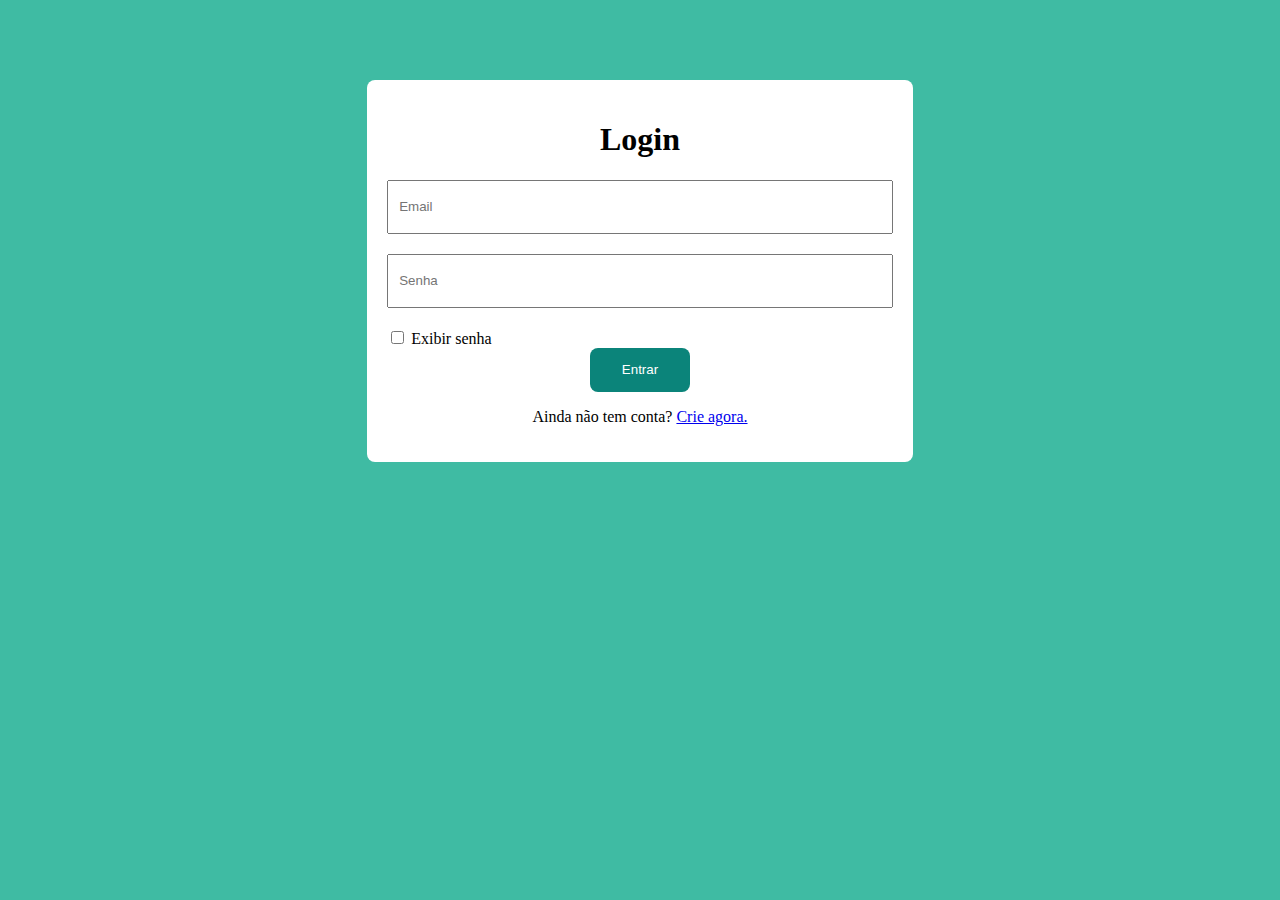
<file: projeto_login/index.html>
<!doctype html>
<html lang="pt-br">
  <head>
    <meta charset="UTF-8" />
    <meta name="viewport" content="width=device-width, initial-scale=1.0" />
    <title>Meu sistema</title>
    <script src="./script.js"></script>

    <style>
      body {
        background-color: #3fbba3;
      }

      .container_login {
        width: 40%;
        background-color: #fff;
        margin: 80px auto;
        border-radius: 8px;
        padding: 20px;

        display: flex;
        flex-direction: column;
        align-items: center;
        justify-content: center;
      }

      .input {
        height: 54px;
        width: 100%;
        box-sizing: border-box;
        padding-left: 10px;
        margin-bottom: 20px;
      }

      .button_login {
        width: 100px;
        height: 44px;
        border-radius: 8px;
        color: #fff;
        background-color: #0b847a;
        border: none;
        cursor: pointer;
        transition: transform 0.25s ease-in-out;
      }

      .button_login:hover {
        background-color: #24c7b9;
        transform: scale(1.05);
      }

      .conteiner_checkbox {
        align-self: flex-start;
      }
    </style>
  </head>
  <body>
    <div class="container_login">
      <h1>Login</h1>

      <input class="input" id="email" placeholder="Email" />

      <input class="input" id="senha" type="password" placeholder="Senha" />

      <div class="conteiner_checkbox">
        <input type="checkbox" onclick="exibeSenha()" id="exibir_senha" />
        <label for="exibir_senha">Exibir senha</label>
      </div>
      <button class="button_login" onclick="realizarLogin()">Entrar</button>

      <p>Ainda não tem conta? <a href="../sobre.html">Crie agora.</a></p>
    </div>
  </body>
</html>
</file>
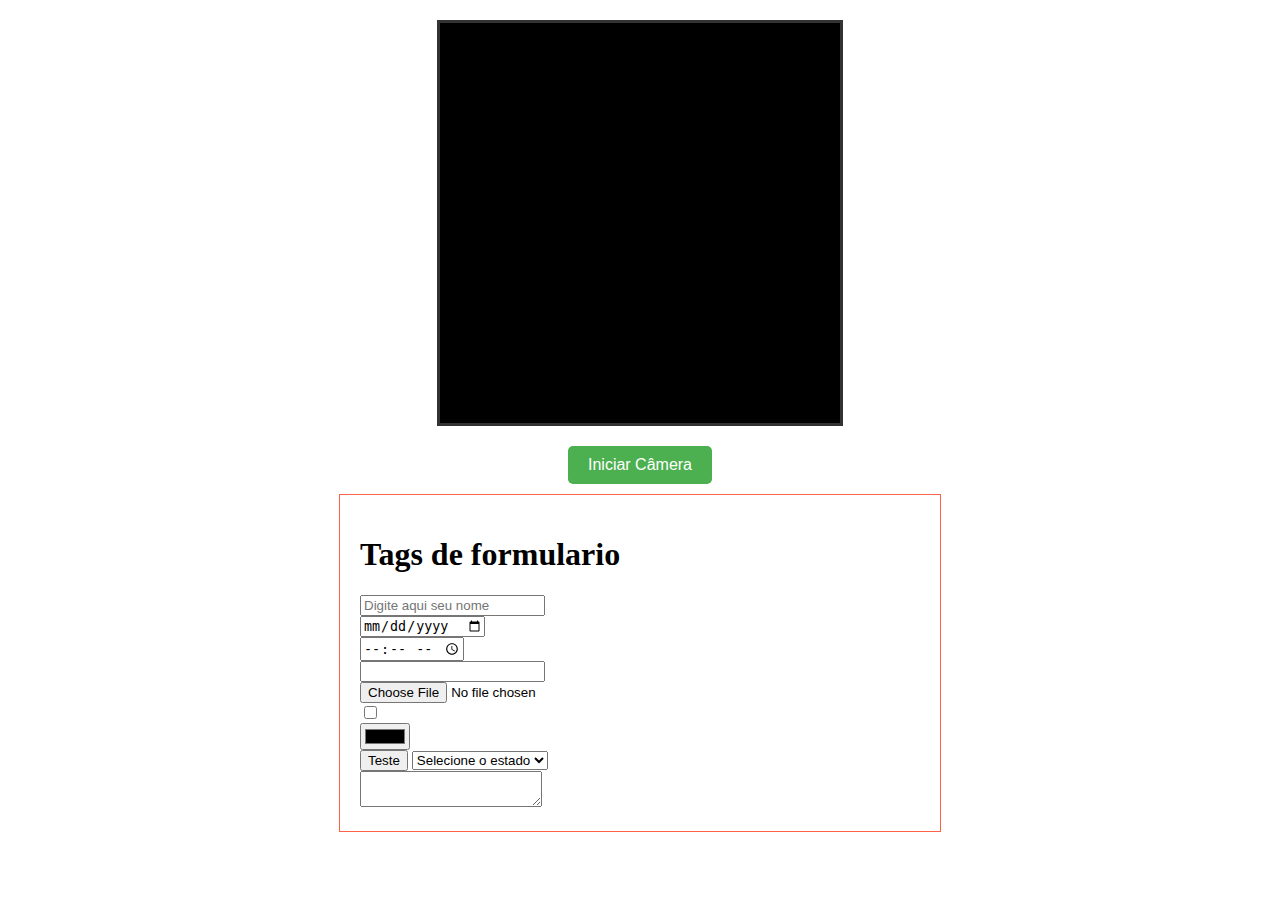
<file: camera.html>
<!doctype html>
<html lang="pt-br">
  <head>
    <meta charset="UTF-8" />
    <meta name="viewport" content="width=device-width, initial-scale=1.0" />
    <title>Document</title>

    <style>
      .container_formulario {
        width: 560px;
        margin: 0 auto;
        border: 1px tomato solid;
        padding: 20px;
      }

      .camera-container {
        width: 400px;
        height: 400px;
        margin: 20px auto;
        border: 3px solid #333;
        overflow: hidden;
        display: flex;
        align-items: center;
        justify-content: center;
        background-color: #000;
      }

      #video {
        width: 100%;
        height: 100%;
        object-fit: cover;
      }

      .btn-camera {
        display: block;
        margin: 10px auto;
        padding: 10px 20px;
        background-color: #4caf50;
        color: white;
        border: none;
        border-radius: 5px;
        cursor: pointer;
        font-size: 16px;
      }

      .btn-camera:hover {
        background-color: #45a049;
      }
    </style>
  </head>
  <body>
    <div class="camera-container">
      <video id="video" autoplay></video>
    </div>
    <button class="btn-camera" onclick="iniciarCamera()">Iniciar Câmera</button>

    <div class="container_formulario">
      <h1>Tags de formulario</h1>

      <input type="text" placeholder="Digite aqui seu nome" />
      <br />
      <input type="date" />
      <br />
      <input type="time" />
      <br />
      <input type="password" />
      <br />
      <input type="file" />
      <br />
      <input type="checkbox" />
      <br />
      <input type="color" />
      <br />

      <button type="submit">Teste</button>

      <select>
        <option>Selecione o estado</option>
        <option value="CE">Ceara</option>
        <option value="SC">Santa catarina</option>
        <option value="PR">Parana</option>
      </select>
      <br />
      <textarea> </textarea>
    </div>

    <script>
      function iniciarCamera() {
        const video = document.getElementById("video");

        // Verifica se o navegador suporta getUserMedia
        if (navigator.mediaDevices && navigator.mediaDevices.getUserMedia) {
          navigator.mediaDevices
            .getUserMedia({ video: true })
            .then(function (stream) {
              video.srcObject = stream;
            })
            .catch(function (error) {
              console.error("Erro ao acessar a câmera:", error);
              alert(
                "Não foi possível acessar a câmera. Verifique as permissões.",
              );
            });
        } else {
          alert("Seu navegador não suporta acesso à câmera.");
        }
      }
    </script>
  </body>
</html>
</file>
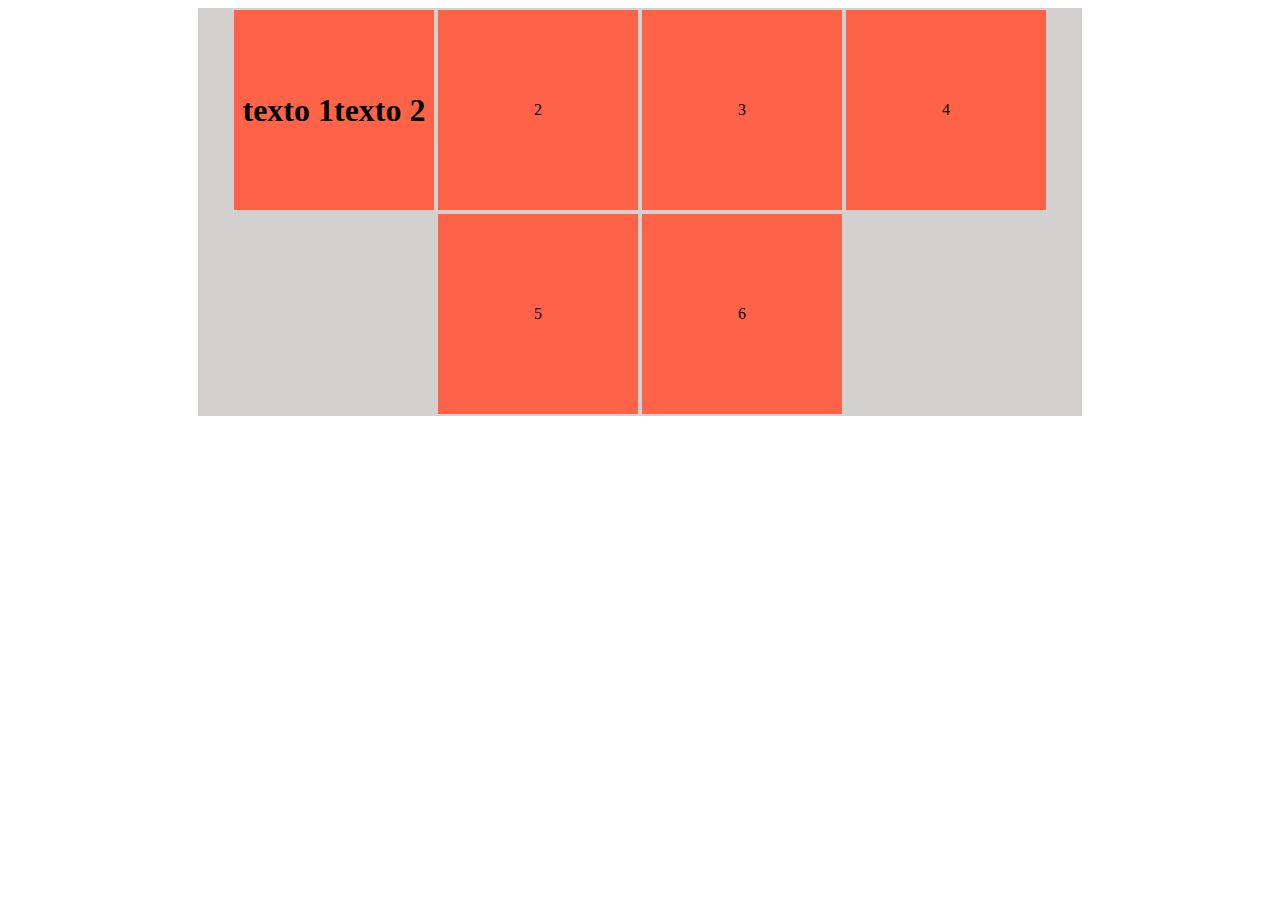
<file: flexbox.html>
<!doctype html>
<html lang="en">
  <head>
    <meta charset="UTF-8" />
    <meta name="viewport" content="width=device-width, initial-scale=1.0" />
    <title>Document</title>

    <style>
      .container_principal {
        width: 70%;
        background-color: #d5d0d0;
        margin: 0 auto;

        display: flex;
        flex-direction: row;
        align-items: center;
        justify-content: center;
        flex-wrap: wrap;
      }

      .quadrado {
        width: 200px;
        height: 200px;
        background-color: tomato;
        margin: 2px;

        display: flex;
        justify-content: center;
        align-items: center;
        flex-wrap: wrap;
      }
    </style>
  </head>
  <body>
    <div class="container_principal">
      <div class="quadrado">
        <h1>texto 1</h1>
        <h1>texto 2</h1>
      </div>
      <div class="quadrado">2</div>
      <div class="quadrado">3</div>
      <div class="quadrado">4</div>
      <div class="quadrado">5</div>
      <div class="quadrado">6</div>
    </div>
  </body>
</html>
</file>
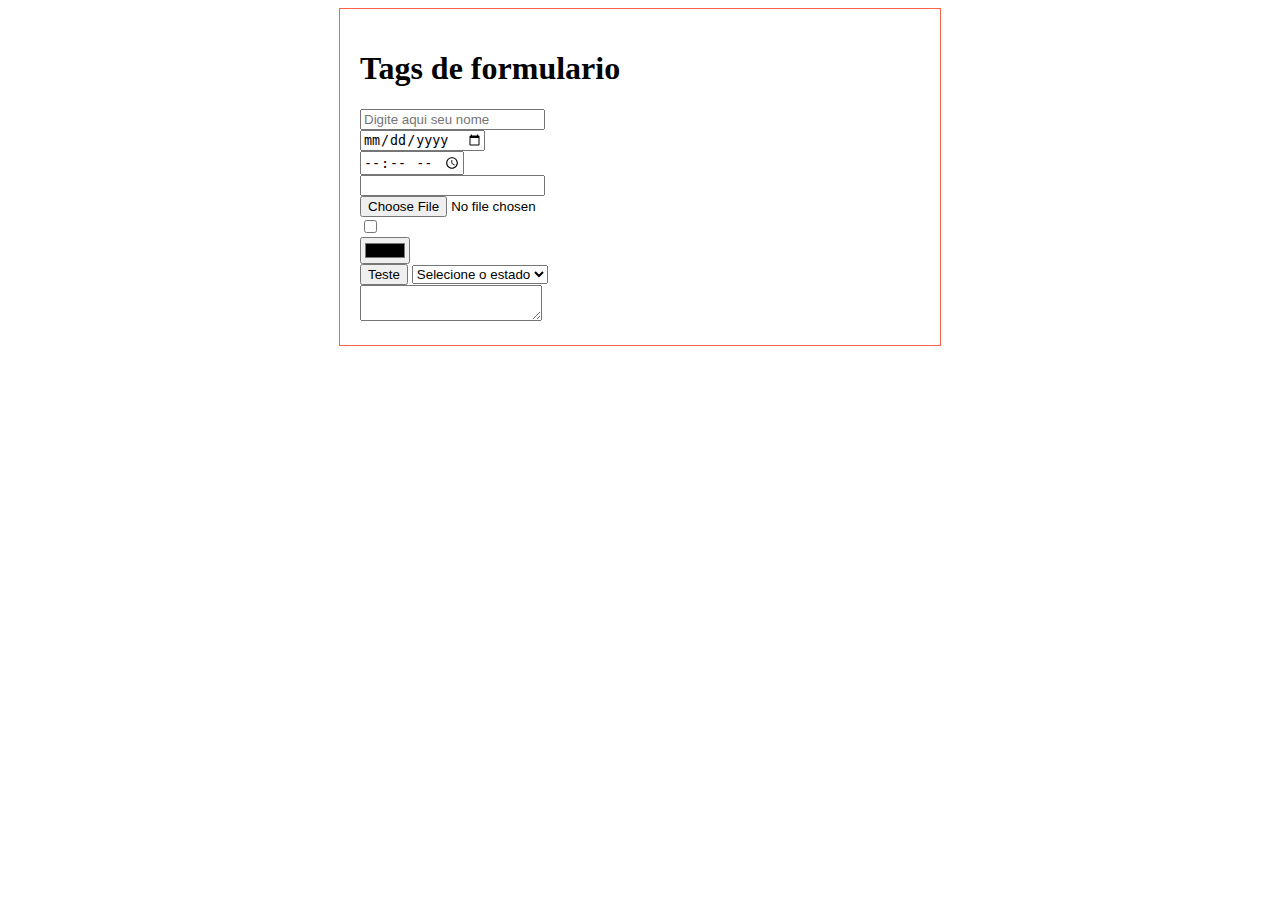
<file: formulario.html>
<!doctype html>
<html lang="pt-br">
  <head>
    <meta charset="UTF-8" />
    <meta name="viewport" content="width=device-width, initial-scale=1.0" />
    <title>Document</title>

    <style>
      .container_formulario {
        width: 560px;
        margin: 0 auto;
        border: 1px tomato solid;
        padding: 20px;
      }
    </style>
  </head>
  <body>
    <div class="container_formulario">
      <h1>Tags de formulario</h1>

      <input type="text" placeholder="Digite aqui seu nome" />
      <br />
      <input type="date" />
      <br />
      <input type="time" />
      <br />
      <input type="password" />
      <br />
      <input type="file" />
      <br />
      <input type="checkbox" />
      <br />
      <input type="color" />
      <br />

      <button type="submit">Teste</button>

      <select>
        <option>Selecione o estado</option>
        <option value="CE">Ceara</option>
        <option value="SC">Santa catarina</option>
        <option value="PR">Parana</option>
      </select>
      <br />
      <textarea> </textarea>
    </div>
  </body>
</html>
</file>
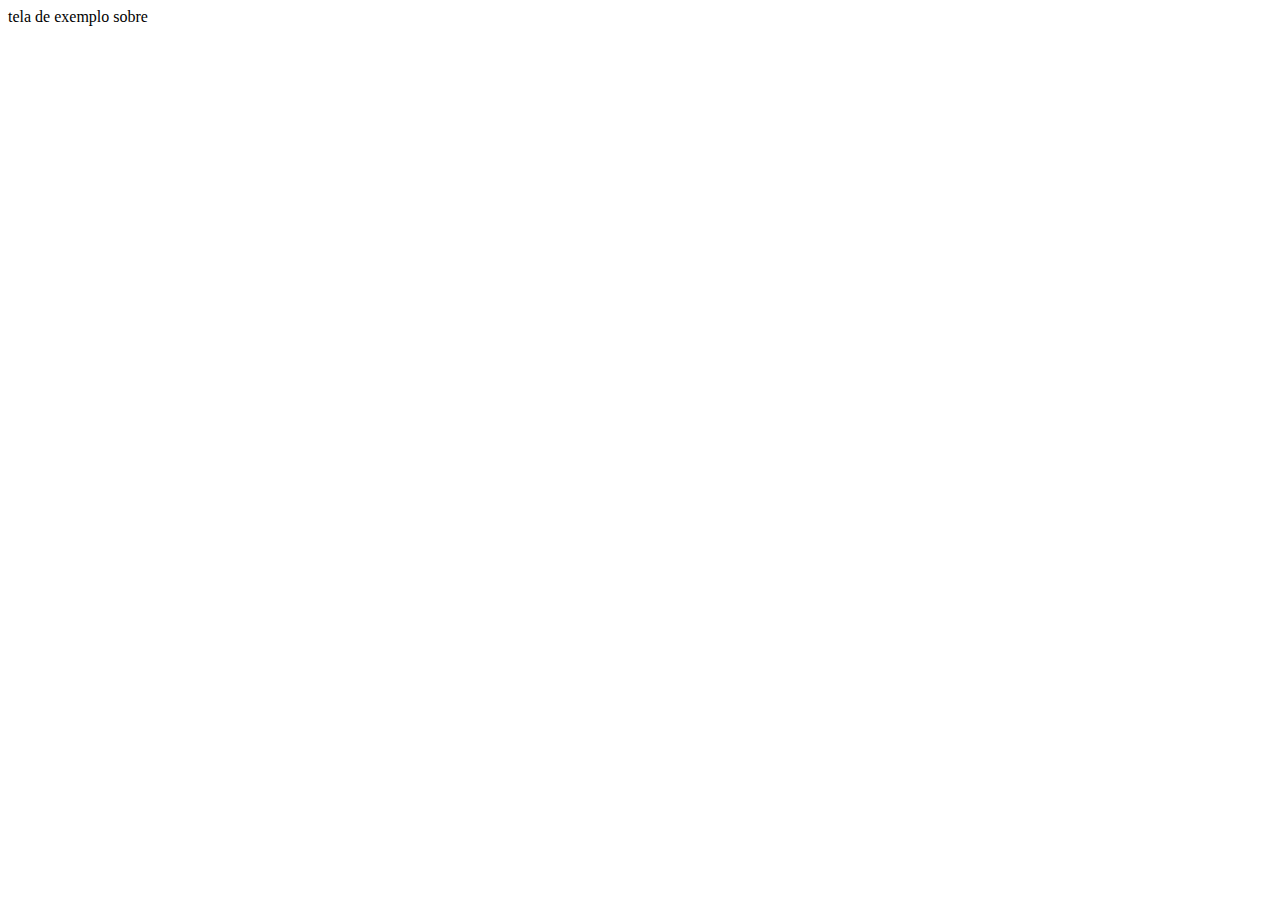
<file: sobre.html>
<!doctype html>
<html lang="pt-br">
  <head>
    <meta charset="UTF-8" />
    <meta name="viewport" content="width=device-width, initial-scale=1.0" />
    <title>Tela sobre</title>
  </head>
  <body>
    tela de exemplo sobre
  </body>
</html>
</file>
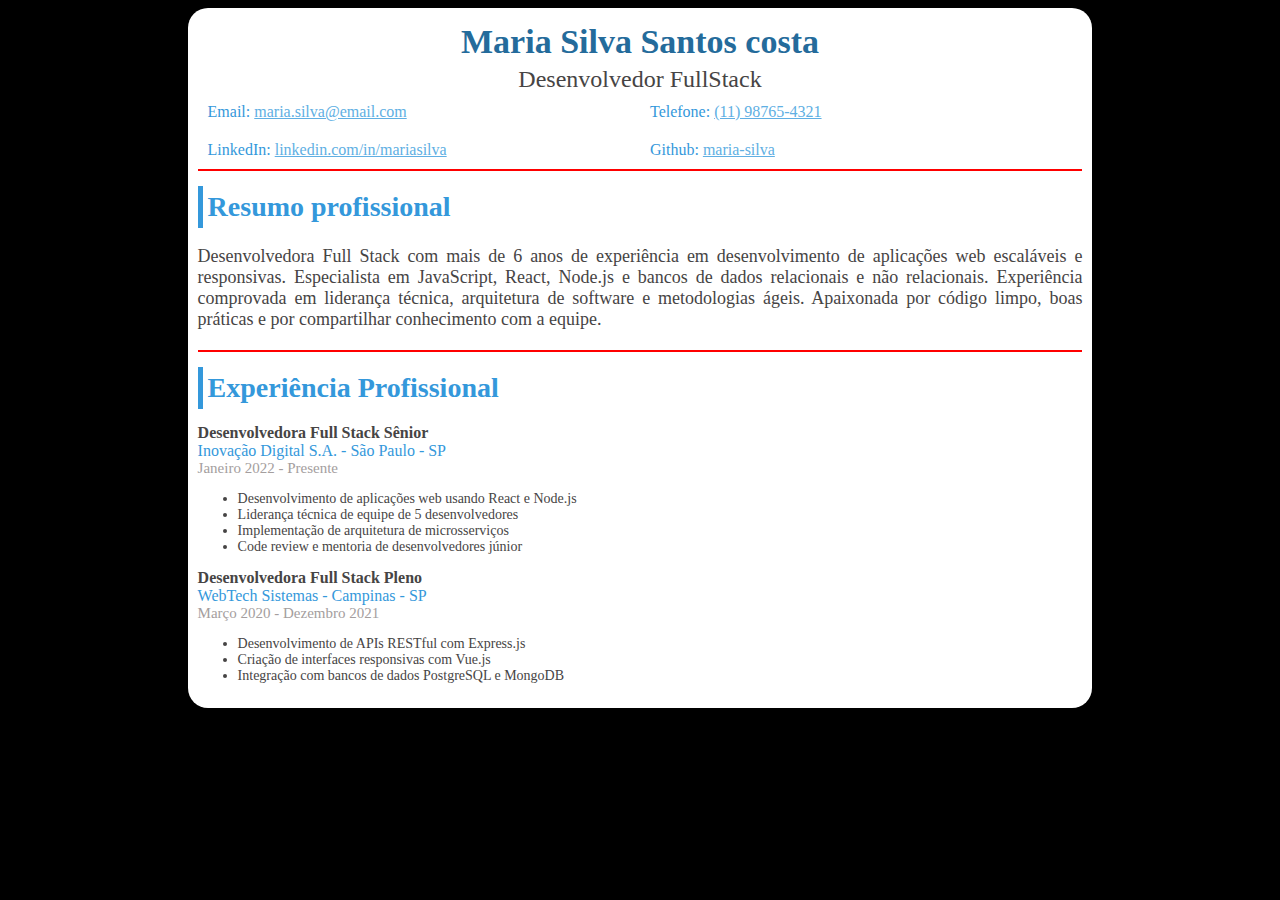
<file: exercicios/curriculo.html>
<!doctype html>
<html lang="pt-br">
  <head>
    <meta charset="UTF-8" />
    <meta name="viewport" content="width=device-width, initial-scale=1.0" />
    <title>Meu curriculo</title>

    <style>
      body {
        background-color: #e1ebeb;
      }

      .container_pagina {
        background-color: #ffffff;
        padding: 10px;
        border-radius: 20px;
        width: 70%;
        margin: 0 auto;
      }

      .nome_pessoa {
        color: #246b9b;
        font-size: 34px;
        margin-bottom: 10px;
        text-align: center;
        margin: 5px;
        /* margin-left: 50px;  Aplica margem na esquerda do elemento */
      }

      .nome_profissao {
        color: #464444;
        font-size: 24px;
        text-align: center;
        margin: 0;
      }

      .container_informacao_contato {
        display: flex;
        /* justify-content: space-between; */
      }

      .informacao_contato {
        color: #3498db;
        font-size: 16px;
        margin: 10px;
        width: 50%;
      }

      .link_contato {
        text-decoration: nome;
        color: #60afe3;
      }

      .secao_curriculo {
        font-size: 28px;
        color: #3498db;
        font-weight: bold;

        border-left: 5px #3498db solid;
        padding: 5px;

        margin-top: 15px;
        margin-bottom: 15px;
      }

      .descricao_resumo_profissional {
        font-size: 18px;
        text-align: justify;
        color: #464444;
        margin-bottom: 20px;
      }

      .cargo_experiencia {
        font-size: 16px;
        color: #464444;
        margin: 0;
      }

      .empresa_experiencia {
        font-size: 16px;
        color: #3498db;
        margin: 0;
      }

      .periodo_experiencia {
        font-size: 15px;
        color: #a49e9e;
        margin: 0;
      }

      .lista_experiencia {
        font-size: 14px;
        color: #464444;
      }

      .separador {
        border: 0.5px #3498db solid;
      }

      @media (max-width: 800px) {
        .container_informacao_contato {
          flex-direction: column;
          align-items: center;
        }
      }

      @media (min-width: 600px) {
        body {
          background-color: #000;
        }
        .separador {
          border-color: red;
        }
      }

      /*
      .secao_experiencia {
        color: purple !important;
        border-top: 5px #3498db solid !important;
      }
      */
    </style>
  </head>
  <body>
    <div class="container_pagina">
      <h1 class="nome_pessoa">Maria Silva Santos costa</h1>
      <p class="nome_profissao">Desenvolvedor FullStack</p>

      <div class="container_informacao_contato">
        <p class="informacao_contato">
          Email:
          <a class="link_contato" href="mailto:maria.silva@email.com"
            >maria.silva@email.com</a
          >
        </p>

        <p class="informacao_contato">
          Telefone:
          <a class="link_contato" href="tel:5511987654321">(11) 98765-4321</a>
        </p>
      </div>

      <div class="container_informacao_contato">
        <p class="informacao_contato">
          LinkedIn:
          <a
            class="link_contato"
            href="linkedin.com/in/mariasilva"
            target="_blank"
            >linkedin.com/in/mariasilva</a
          >
        </p>
        <p class="informacao_contato">
          Github:
          <a class="link_contato" href="github.com/maria-silva" target="_blank"
            >maria-silva</a
          >
        </p>
      </div>

      <div class="separador"></div>

      <h2 class="secao_curriculo">Resumo profissional</h2>
      <p class="descricao_resumo_profissional">
        Desenvolvedora Full Stack com mais de 6 anos de experiência em
        desenvolvimento de aplicações web escaláveis e responsivas. Especialista
        em JavaScript, React, Node.js e bancos de dados relacionais e não
        relacionais. Experiência comprovada em liderança técnica, arquitetura de
        software e metodologias ágeis. Apaixonada por código limpo, boas
        práticas e por compartilhar conhecimento com a equipe.
      </p>

      <div class="separador"></div>

      <h2 class="secao_curriculo">Experiência Profissional</h2>

      <h3 class="cargo_experiencia">Desenvolvedora Full Stack Sênior</h3>
      <p class="empresa_experiencia">Inovação Digital S.A. - São Paulo - SP</p>
      <p class="periodo_experiencia">Janeiro 2022 - Presente</p>
      <ul class="lista_experiencia">
        <li>Desenvolvimento de aplicações web usando React e Node.js</li>
        <li>Liderança técnica de equipe de 5 desenvolvedores</li>
        <li>Implementação de arquitetura de microsserviços</li>
        <li>Code review e mentoria de desenvolvedores júnior</li>
      </ul>

      <h3 class="cargo_experiencia">Desenvolvedora Full Stack Pleno</h3>
      <p class="empresa_experiencia">WebTech Sistemas - Campinas - SP</p>
      <p class="periodo_experiencia">Março 2020 - Dezembro 2021</p>
      <ul class="lista_experiencia">
        <li>Desenvolvimento de APIs RESTful com Express.js</li>
        <li>Criação de interfaces responsivas com Vue.js</li>
        <li>Integração com bancos de dados PostgreSQL e MongoDB</li>
      </ul>
    </div>
  </body>
</html>
</file>
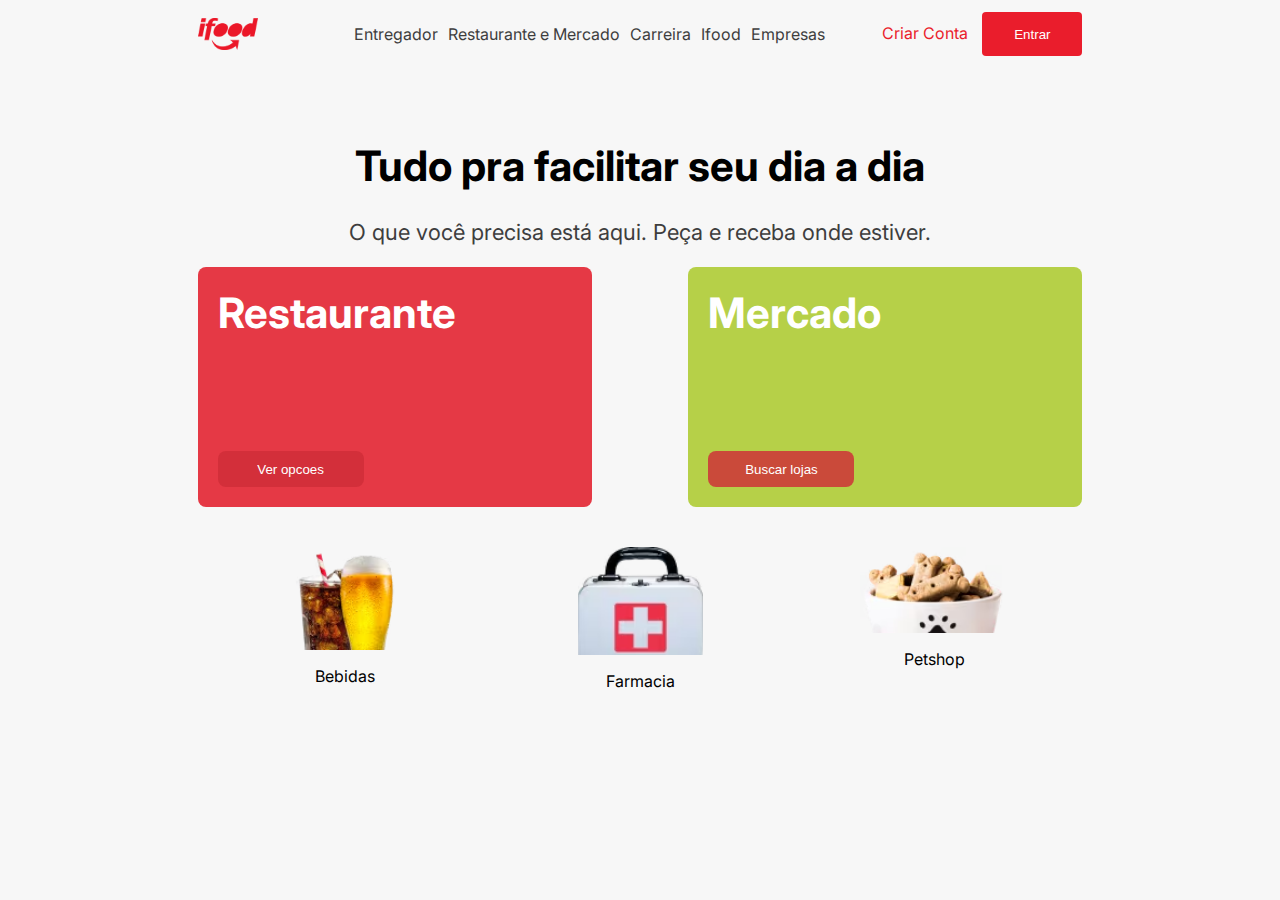
<file: exercicios/ifood.html>
<!doctype html>
<html lang="pt-br">
  <head>
    <meta charset="UTF-8" />
    <meta name="viewport" content="width=device-width, initial-scale=1.0" />
    <title>Ifood</title>

    <link rel="preconnect" href="https://fonts.googleapis.com" />
    <link rel="preconnect" href="https://fonts.gstatic.com" crossorigin />
    <link
      href="https://fonts.googleapis.com/css2?family=Inter:ital,opsz,wght@0,14..32,100..900;1,14..32,100..900&display=swap"
      rel="stylesheet"
    />

    <style>
      body {
        background-color: #f7f7f7;
        font-family: "Inter", sans-serif;
      }

      .container_principal {
        max-width: 70%;
        margin: 0 auto;
      }

      .container_menu {
        display: flex;
        flex-direction: row;
        justify-content: space-between;
        align-items: center;
      }

      .logo {
        width: 60px;
        object-fit: contain;
      }

      .menu {
        list-style: none;
        display: flex;
        gap: 10px;
      }

      .menu a {
        text-decoration: none;
        font-size: 16px;
        color: #3e3e3e;
      }

      .criar_conta_link {
        font-size: 16px;
        color: #ea1d2c;
        text-decoration: none;
        margin-right: 10px;
      }

      .botao_entrar {
        background-color: #ea1d2c;
        width: 100px;
        height: 44px;
        border-radius: 4px;
        border: none;
        color: #fff;
      }

      .botao_entrar:hover {
        cursor: pointer;
        background-color: #e53945;
        /* opacity: 0.8; retirar opacidade do elemento */
        font-weight: bold;
      }

      .texto_inicial {
        text-align: center;
        margin-top: 80px;
        font-weight: bold;
        font-size: 42px;
      }

      .descricao_inicial {
        text-align: center;
        font-size: 22px;
        color: #3e3e3e;
      }

      .container_cards_inicial {
        display: flex;
        justify-content: space-between;
      }

      .card_inicial {
        width: 40%;
        border-radius: 8px;
        padding: 20px;
        height: 200px;

        display: flex;
        flex-direction: column;
        justify-content: space-between;

        /*
        cola imagem de fundo
        background-image: url("../assets/yakisoba-facil-receita.jpg");
        background-size: cover;
        */
      }

      .card_inicial p {
        font-size: 42px;
        font-weight: bold;
        color: #fff;
        margin: 0;
      }

      .card_inicial button {
        width: 146px;
        height: 36px;
        background-color: #cf2d38d2;
        border: none;
        color: #fff;
        border-radius: 8px;
      }

      .bg_card_restaurante {
        background-color: #e53945;
      }

      .bg_card_mercado {
        background-color: #b6d048;
      }

      .container_opcoes_comidas {
        display: flex;
        justify-content: space-between;
        margin-top: 40px;
      }

      .opcao_comida {
        display: flex;
        flex-direction: column;
        align-items: center;
        width: 300px;
      }
    </style>
  </head>
  <body>
    <div class="container_principal">
      <div class="container_menu">
        <img src="../assets/ifood_logo.png" class="logo" alt="Logo do Ifood" />
        <ul class="menu">
          <li><a href="#">Entregador</a></li>
          <li><a href="#">Restaurante e Mercado</a></li>
          <li><a href="#">Carreira</a></li>
          <li><a href="#">Ifood</a></li>
          <li><a href="#">Empresas</a></li>
        </ul>
        <div>
          <a class="criar_conta_link" href="#">Criar Conta</a>
          <button class="botao_entrar">Entrar</button>
        </div>
      </div>

      <h1 class="texto_inicial">Tudo pra facilitar seu dia a dia</h1>
      <p class="descricao_inicial">
        O que você precisa está aqui. Peça e receba onde estiver.
      </p>

      <div class="container_cards_inicial">
        <div class="card_inicial bg_card_restaurante">
          <p>Restaurante</p>
          <button>Ver opcoes</button>
        </div>

        <div class="card_inicial bg_card_mercado">
          <p>Mercado</p>
          <button>Buscar lojas</button>
        </div>
      </div>

      <div class="container_opcoes_comidas">
        <div class="opcao_comida">
          <img src="../assets/drinks.avif" width="150px" />
          <p>Bebidas</p>
        </div>

        <div class="opcao_comida">
          <img src="../assets/pharmacy.avif" width="125px" />
          <p>Farmacia</p>
        </div>

        <div class="opcao_comida">
          <img src="../assets/petshop.avif" width="150px" />
          <p>Petshop</p>
        </div>
      </div>
    </div>
  </body>
</html>
</file>
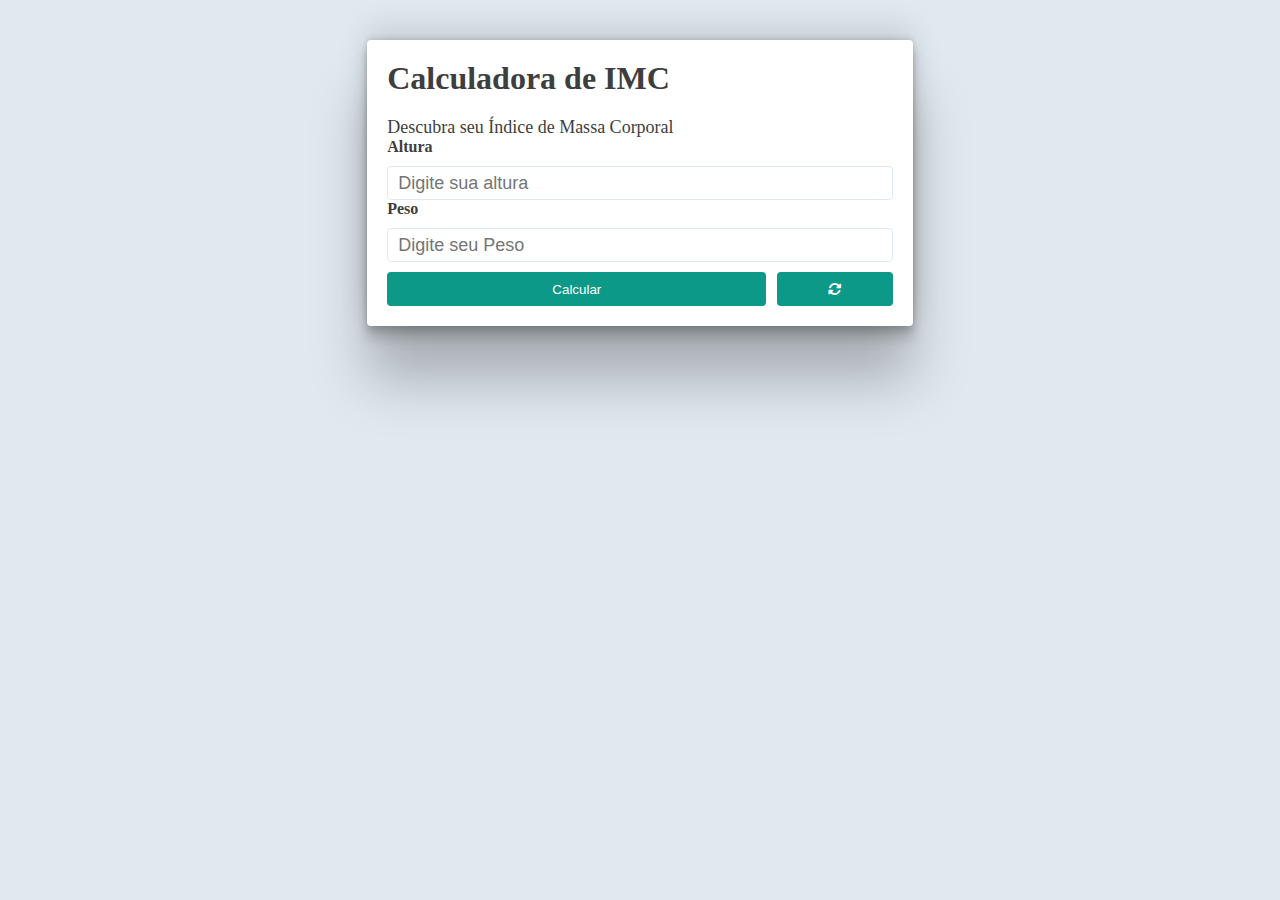
<file: exercicios/imc.html>
<!doctype html>
<html lang="pt-br">
  <head>
    <meta charset="UTF-8" />
    <meta name="viewport" content="width=device-width, initial-scale=1.0" />
    <title>IMC</title>
    <script src="./script.js"></script>

    <link
      rel="stylesheet"
      href="https://cdnjs.cloudflare.com/ajax/libs/font-awesome/6.4.0/css/all.min.css"
    />

    <style>
      body {
        background-color: #e1e9f0;
      }

      h1,
      p {
        margin: 0;
      }

      .container_principal {
        background-color: #fff;
        width: 40%;
        margin: 40px auto;
        border-radius: 4px;

        box-shadow:
          rgba(0, 0, 0, 0.25) 0px 54px 55px,
          rgba(0, 0, 0, 0.12) 0px -12px 30px,
          rgba(0, 0, 0, 0.12) 0px 4px 6px,
          rgba(0, 0, 0, 0.17) 0px 12px 13px,
          rgba(0, 0, 0, 0.09) 0px -3px 5px;
        padding: 20px;
      }

      .titulo {
        font-size: 32px;
        color: #3e3e3e;
        font-weight: bold;
        margin-bottom: 20px;
      }

      .descricao {
        font-size: 18px;
        color: #3e3e3e;
      }

      .label_input {
        font-size: 16px;
        font-weight: bold;

        color: #3e3e3e;
      }

      .input {
        margin-top: 10px;
        width: 100%;
        height: 34px;
        border: 1px #e1e9f0 solid;
        border-radius: 4px;
        padding-left: 10px;
        box-sizing: border-box;

        font-size: 18px;
        color: #3e3e3e;
      }

      .input:focus {
        outline: none;
        border-width: 2px;
        border-color: #ccd9e4;
      }

      .container_botoes {
        display: flex;
        justify-content: space-between;
      }

      .botao_calcular {
        width: 75%;
        height: 34px;
        background-color: #0d9987;
        border-radius: 4px;
        color: #fff;
        margin-top: 10px;
        border: none;
      }

      .botao_reset {
        width: 23%;
        height: 34px;
        background-color: #0d9987;
        border-radius: 4px;
        color: #fff;
        margin-top: 10px;
        border: none;
      }

      .resultado {
        display: none;
        background-color: #eff6ff;
        height: 100px;
        border-radius: 8px;
        padding: 10px;

        flex-direction: column;
        align-items: center;
        justify-content: space-between;
        margin: 20px;
      }
    </style>
  </head>
  <body>
    <div class="container_principal" id="container_principal">
      <h1 class="titulo">Calculadora de IMC</h1>
      <p class="descricao">Descubra seu Índice de Massa Corporal</p>

      <label class="label_input" for="altura">Altura</label>
      <input
        class="input"
        type="number"
        id="altura"
        placeholder="Digite sua altura"
      />

      <label class="label_input" for="peso">Peso</label>
      <input
        class="input"
        type="number"
        id="peso"
        placeholder="Digite seu Peso"
      />

      <div class="container_botoes">
        <button class="botao_calcular" onclick="calcular()">Calcular</button>
        <button class="botao_reset" onclick="resetForm()">
          <i class="fa-solid fa-rotate"></i>
        </button>
      </div>

      <div class="resultado" id="resultado">
        <p>Seu IMC é</p>
        <p id="resultado_imc"></p>
        <p id="resultado_descricao"></p>
      </div>
    </div>
  </body>
</html>
</file>
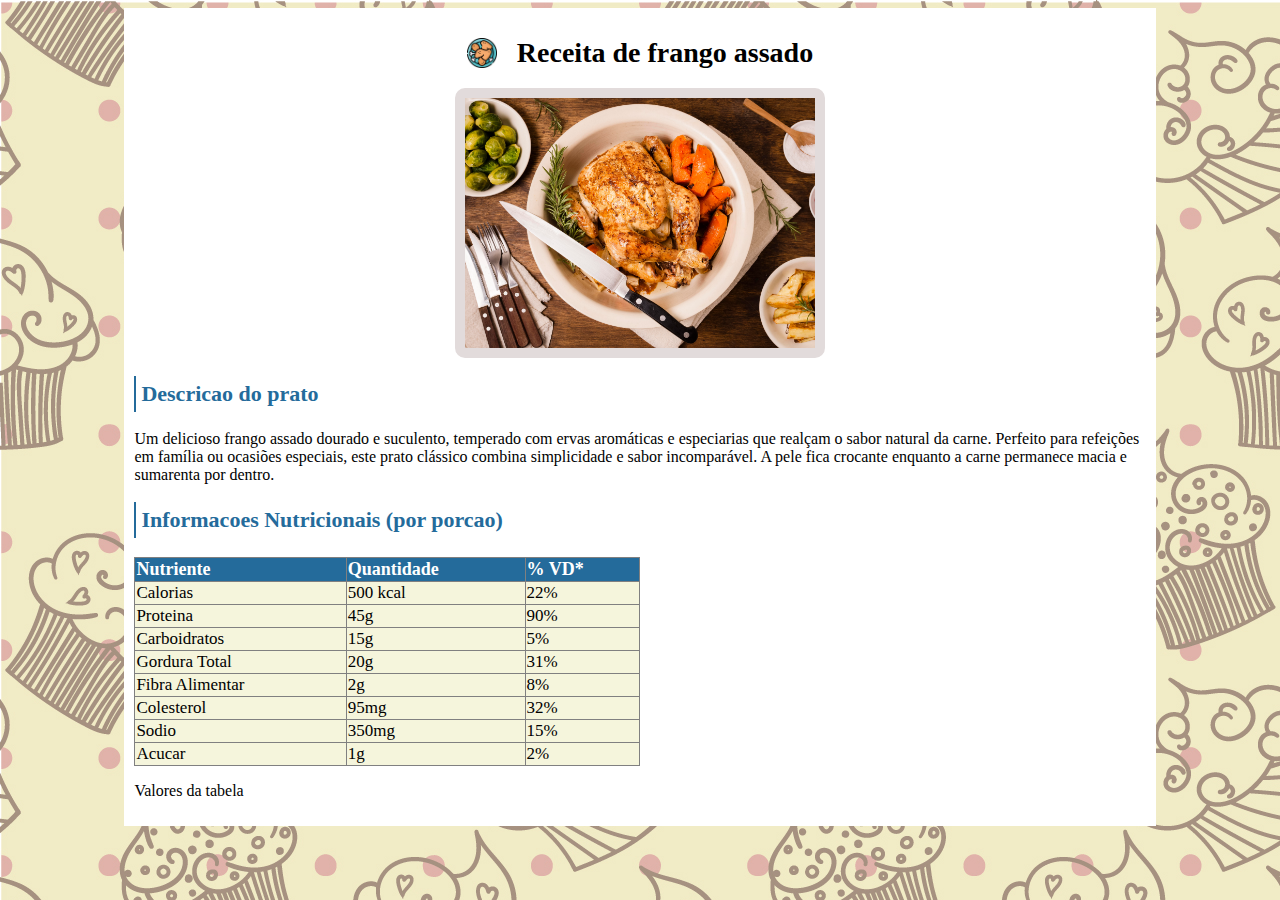
<file: exercicios/receita.html>
<!doctype html>
<html lang="pt-br">
  <head>
    <meta charset="UTF-8" />
    <meta name="viewport" content="width=device-width, initial-scale=1.0" />
    <title>Minha receita</title>

    <style>
      body {
        background-color: #e1ebeb;
        background-image: url("../assets/bg.jpg");
        background-repeat: repeat;
      }

      .container_pagina {
        background-color: #fff;
        padding: 10px;
        width: 80%;
        margin: 0 auto;
      }

      .container_nome_receita {
        display: flex;
        justify-content: center;
        align-items: center;
      }

      .nome_receita {
        margin-left: 20px;
        font-size: 28px;
      }

      .container_imagem_receita {
        display: flex;
        justify-content: center;
      }

      .imagem_receita {
        border: 10px rgb(226, 219, 219) solid;
        border-radius: 10px;
      }

      .secao_pagina {
        font-size: 22px;
        font-weight: bold;
        color: #246b9b;

        border-left: 2px #246b9b solid;
        padding: 5px;
      }

      .tabela_nutricional {
        width: 50%;
        border-collapse: collapse;
      }

      .tabela_nutricional thead {
        background-color: #246b9b;
        color: #fff;
        font-size: 18px;
        text-align: left;
      }

      .tabela_nutricional tbody {
        font-size: 17px;
        background-color: beige;
      }

      .tabela_nutricional tr:hover {
        background-color: rgb(187, 187, 177);
      }
    </style>
  </head>
  <body>
    <div class="container_pagina">
      <div class="container_nome_receita">
        <img
          src="../assets/frango.png"
          width="30px"
          height="30px"
          alt="Icone de frango assado"
        />
        <h1 class="nome_receita">Receita de frango assado</h1>
      </div>

      <div class="container_imagem_receita">
        <img
          src="../assets/frango_assado.jpg"
          width="350px"
          alt="Imagem de frango asssado receita"
          class="imagem_receita"
        />
      </div>

      <h2 class="secao_pagina">Descricao do prato</h2>
      <p>
        Um delicioso frango assado dourado e suculento, temperado com ervas
        aromáticas e especiarias que realçam o sabor natural da carne. Perfeito
        para refeições em família ou ocasiões especiais, este prato clássico
        combina simplicidade e sabor incomparável. A pele fica crocante enquanto
        a carne permanece macia e sumarenta por dentro.
      </p>

      <h2 class="secao_pagina">Informacoes Nutricionais (por porcao)</h2>

      <table border="1" class="tabela_nutricional">
        <thead>
          <tr>
            <th>Nutriente</th>
            <th>Quantidade</th>
            <th>% VD*</th>
          </tr>
        </thead>
        <tbody>
          <tr>
            <td>Calorias</td>
            <td>500 kcal</td>
            <td>22%</td>
          </tr>
          <tr>
            <td>Proteina</td>
            <td>45g</td>
            <td>90%</td>
          </tr>
          <tr>
            <td>Carboidratos</td>
            <td>15g</td>
            <td>5%</td>
          </tr>
          <tr>
            <td>Gordura Total</td>
            <td>20g</td>
            <td>31%</td>
          </tr>
          <tr>
            <td>Fibra Alimentar</td>
            <td>2g</td>
            <td>8%</td>
          </tr>
          <tr>
            <td>Colesterol</td>
            <td>95mg</td>
            <td>32%</td>
          </tr>
          <tr>
            <td>Sodio</td>
            <td>350mg</td>
            <td>15%</td>
          </tr>
          <tr>
            <td>Acucar</td>
            <td>1g</td>
            <td>2%</td>
          </tr>
        </tbody>
      </table>
      <p>Valores da tabela</p>
    </div>
  </body>
</html>
</file>
